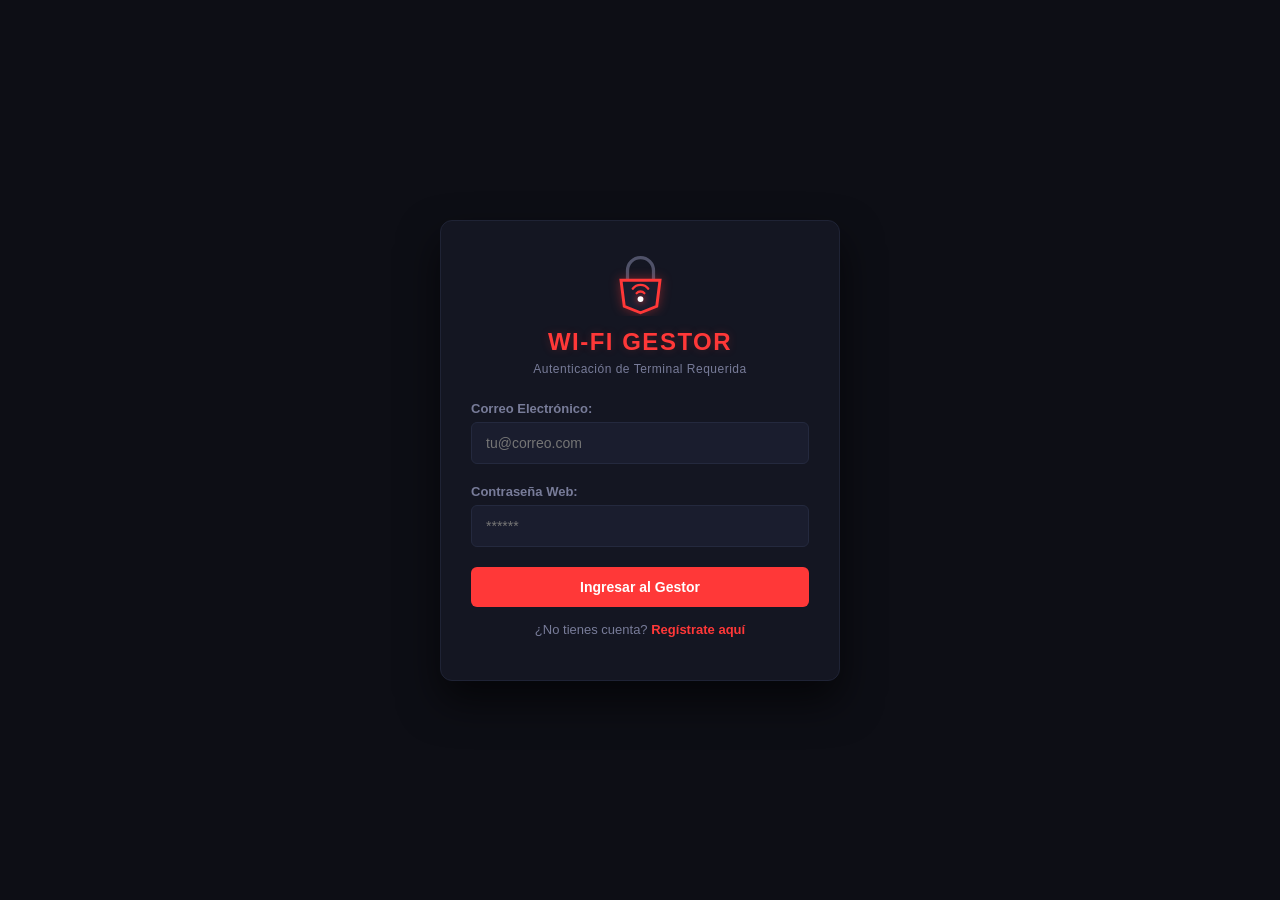
<file: index.html>
<!DOCTYPE html>
<html lang="es">
<head>
    <meta charset="UTF-8">
    <meta name="viewport" content="width=device-width, initial-scale=1.0">
    <title>WI-FI Gestor - Iniciar Sesión</title>
    <style>
          * { box-sizing: border-box; }
    body { 
        font-family: 'Segoe UI', sans-serif; 
        background-color: #0d0e15; /* Fondo idéntico al resto del sistema */
        color: #ffffff; 
        margin: 0; 
        display: flex; 
        justify-content: center; 
        align-items: center; 
        min-height: 100vh; 
    }
    .card { 
        background-color: #141622; /* Panel gris azulado espacial */
        padding: 30px; 
        border-radius: 12px; 
        box-shadow: 0 20px 40px rgba(0, 0, 0, 0.6); 
        width: 100%; 
        max-width: 400px; 
        border: 1px solid #1f2335; 
    }
    label { display: block; margin-bottom: 6px; font-color: #787c99; font-size: 13px; font-weight: 600; color: #787c99; }
    input { 
        width: 100%; 
        padding: 12px 14px; 
        margin-bottom: 20px; 
        background: #1a1d2e; 
        border: 1px solid #24293e; 
        border-radius: 6px; 
        color: white; 
        font-size: 14px; 
        outline: none; 
    }
    input:focus { border-color: #ff3838; box-shadow: 0 0 8px rgba(255, 56, 56, 0.2); }
    button { 
        background-color: #ff3838; /* Rojo carmesí unificado */
        color: #ffffff; 
        border: none; 
        padding: 12px; 
        width: 100%; 
        border-radius: 6px; 
        font-weight: bold; 
        font-size: 14px; 
        cursor: pointer; 
        transition: background 0.2s; 
    }
    button:hover { background-color: #cf2121; }
    .link-text { text-align: center; margin-top: 15px; font-size: 13px; color: #787c99; }
    .link-text a { color: #ff3838; text-decoration: none; font-weight: bold; }
    .link-text a:hover { text-decoration: underline; }

    </style>
</head>
<body>
    <div class="card">
                <!-- LOGO DE SEGURIDAD Y TÍTULO UNIFICADO -->
        <div style="display: flex; flex-direction: column; align-items: center; justify-content: center; margin-bottom: 25px; text-align: center; width: 100%;">
            
            <!-- ISOTIPO: CANDADO DE RED CYBERPUNK NATIVO -->
            <div class="logo-cyber-seguridad" style="width: 65px; height: 65px; margin-bottom: 12px; display: flex; align-items: center; justify-content: center;">
                <svg viewBox="0 0 100 100" xmlns="http://w3.org" style="width: 100%; height: 100%;">
                    <path d="M30 45 V 30 A 20 20 0 0 1 70 30 V 45" fill="none" stroke="#787c99" stroke-width="5" stroke-linecap="round" opacity="0.6" />
                    <polygon points="20,45 80,45 75,85 50,95 25,85" fill="#1a1d2e" stroke="#ff3838" stroke-width="4.5" style="filter: drop-shadow(0 0 8px rgba(255, 56, 56, 0.4));" />
                    <path d="M38 58 A 15 15 0 0 1 62 58" fill="none" stroke="#ff3838" stroke-width="3.5" stroke-linecap="round" class="onda-segura" />
                    <path d="M44 65 A 8 8 0 0 1 56 65" fill="none" stroke="#ff3838" stroke-width="3.5" stroke-linecap="round" class="onda-segura" />
                    <circle cx="50" cy="74" r="4.5" fill="#ffffff" style="filter: drop-shadow(0 0 6px #ff3838);" />
                </svg>
            </div>

            <!-- TÍTULO DE BIENVENIDA -->
            <h1 style="color: #ff3838; font-size: 24px; font-weight: 700; letter-spacing: 1.5px; margin: 0; text-transform: uppercase; text-shadow: 0 0 10px rgba(255, 56, 56, 0.2);">
                WI-FI GESTOR
            </h1>
            <p style="color: #787c99; font-size: 12px; margin-top: 6px; margin-bottom: 0; letter-spacing: 0.5px;">Autenticación de Terminal Requerida</p>
        </div>

        <form id="formLogin">
            <label for="loginCorreo">Correo Electrónico:</label>
            <input type="email" id="loginCorreo" required placeholder="tu@correo.com">

            <label for="loginClave">Contraseña Web:</label>
            <input type="password" id="loginClave" required placeholder="******">

            <button type="submit">Ingresar al Gestor</button>
        </form>
        <p class="link-text">¿No tienes cuenta? <a href="registro.html">Regístrate aquí</a></p>
    </div>
    <script src="conexion.js"></script>
</body>
</html>
</file>
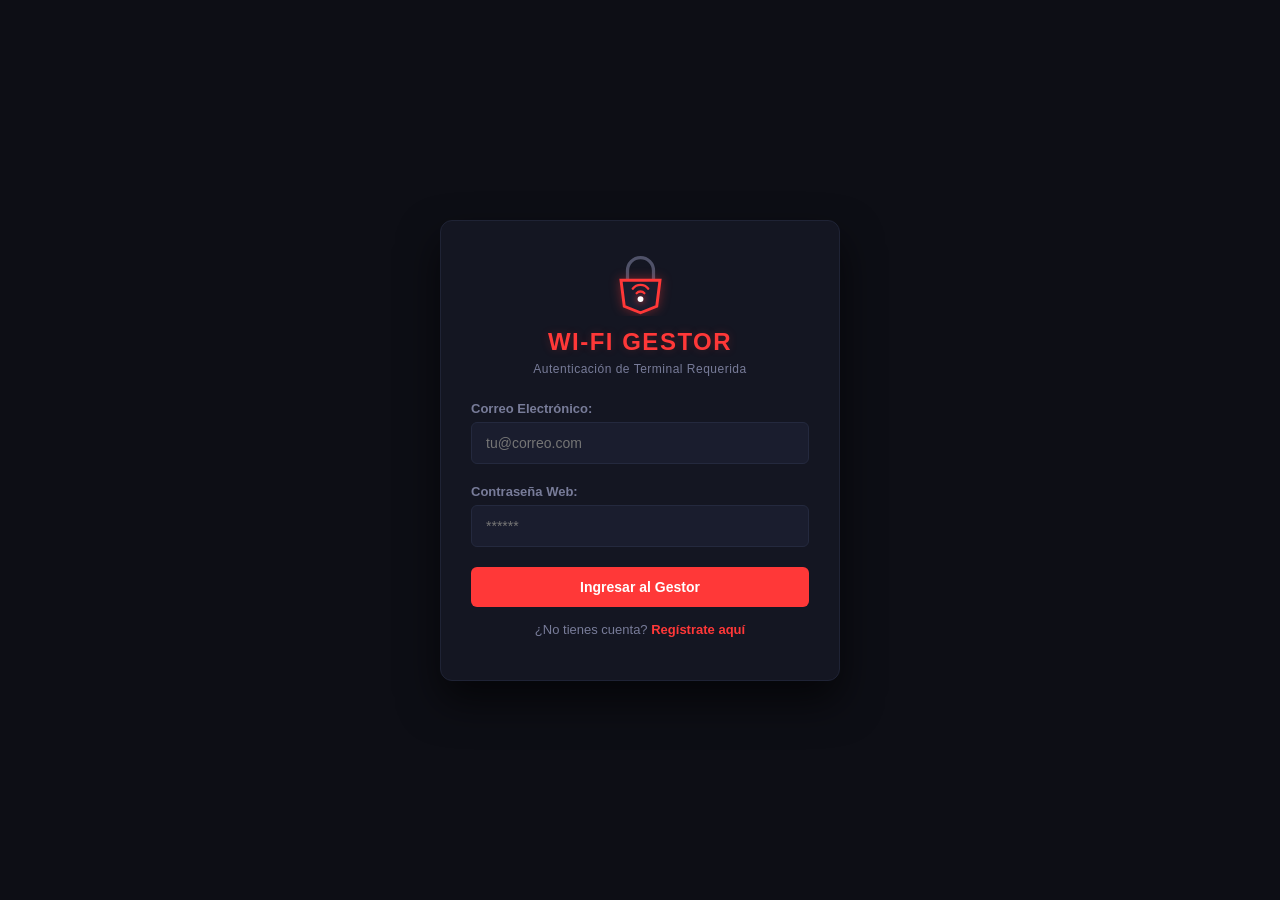
<file: admin_usuarios.html>
<!DOCTYPE html>
<html lang="es">
<head>
    <meta charset="UTF-8">
    <meta name="viewport" content="width=device-width, initial-scale=1.0">
    <title>WI-FI Gestor - Panel Maestro</title>
    <link rel="stylesheet" href="estilos.css">
</head>
<body>

    <div class="contenedor-formulario ancho-registros" style="max-width: 950px !important; margin: 20px auto;">
        
        <!-- CABECERA -->
        <div style="display: flex; justify-content: space-between; align-items: center; width: 100%; margin-bottom: 25px;">
            <a href="menu.html" class="btn-volver">← Volver al Menú</a>
            <h2 class="titulo-sistema" style="margin-bottom: 0;">⚡ Panel Maestro de Usuarios <span class="badge-sub" style="color: #ff3838; border-color: #ff3838;">ADMIN</span></h2>
        </div>
        
        <!-- FORMULARIO DIRECTO DE ALTA (NUEVO) -->
        <div style="background: #11111b; border: 1px dashed #ff3838; padding: 20px; border-radius: 8px; margin-bottom: 25px; box-shadow: 0 0 15px rgba(255, 56, 56, 0.05);">
            <h3 style="color: #fff; margin-top: 0; margin-bottom: 15px; font-size: 16px; text-transform: uppercase; letter-spacing: 1px;">➕ Registrar Nuevo Usuario / Operador</h3>
            <form id="formAdminCrearUsuario" style="display: flex; flex-wrap: wrap; gap: 12px; align-items: flex-end;">
                <div style="flex: 1; min-width: 180px;">
                    <label style="color: #787c99; font-size: 12px; display: block; margin-bottom: 5px;">Nombre Completo</label>
                    <input type="text" id="adminNuevoNombre" placeholder="Ej: Juan Pérez" required style="width: 100%; margin: 0;">
                </div>
                <div style="flex: 1; min-width: 180px;">
                    <label style="color: #787c99; font-size: 12px; display: block; margin-bottom: 5px;">Correo Electrónico</label>
                    <input type="email" id="adminNuevoCorreo" placeholder="correo@gmail.com" required style="width: 100%; margin: 0;">
                </div>
                <div style="flex: 1; min-width: 140px;">
                    <label style="color: #787c99; font-size: 12px; display: block; margin-bottom: 5px;">Contraseña inicial</label>
                    <input type="text" id="adminNuevaClave" placeholder="Mínimo 4 caracteres" required style="width: 100%; margin: 0;">
                </div>
                <div style="width: 130px;">
                    <label style="color: #787c99; font-size: 12px; display: block; margin-bottom: 5px;">Rol de Sistema</label>
                    <select id="adminNuevoRol" style="width: 100%; margin: 0; background: #161623; color: #fff; border: 1px solid #24293e; height: 42px; border-radius: 5px; padding: 0 10px;">
                        <option value="operador">⚠️ Operador</option>
                        <option value="admin">⚡ Admin</option>
                    </select>
                </div>
                <button type="submit" class="menu-btn" style="padding: 0 20px; height: 42px; margin: 0; font-size: 14px; width: auto; font-weight: 600;">Guardar Usuario</button>
            </form>
        </div>

        <!-- BARRA DE BÚSQUEDA DE USUARIOS (NUEVO) -->
        <div class="barra-busqueda" style="width: 100%; margin-bottom: 20px;">
            <input type="text" id="buscarUsuarioMaster" placeholder="🔍 Filtrar operadores por nombre o correo electrónico..." style="width: 100%;">
        </div>
        
        <!-- LISTADO DINÁMICO -->
        <div id="listaAdminUsuarios" style="width: 100%; display: flex; flex-direction: column; gap: 12px;">
            <p style="color: #787c99; font-size: 13px; text-align: center;">Cargando registros de seguridad...</p>
        </div>
    </div>

    <script src="admin_conexion.js"></script>
</body>
</html>
</file>
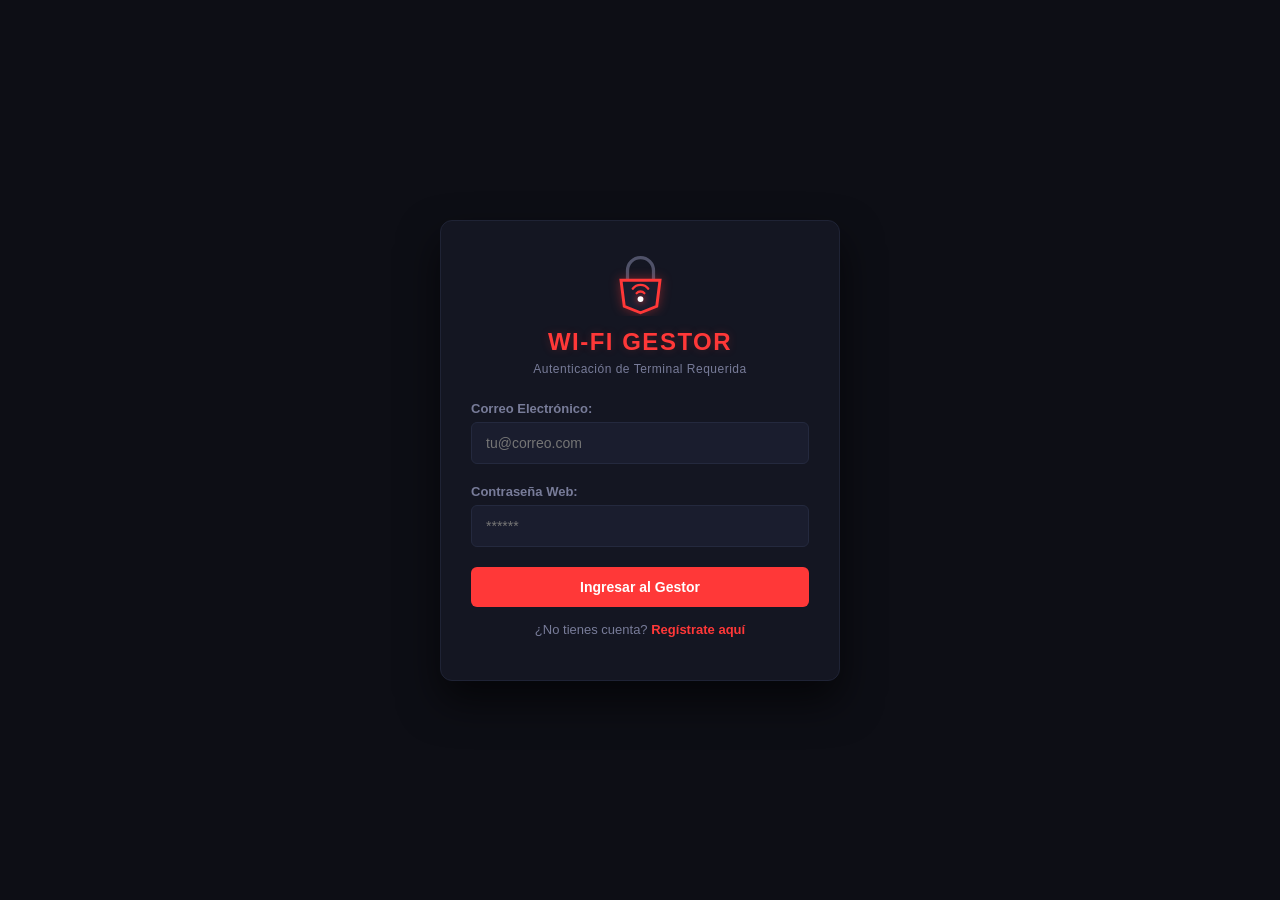
<file: agregar_red.html>
<!DOCTYPE html>
<html lang="es">
<head>
    <meta charset="UTF-8">
    <meta name="viewport" content="width=device-width, initial-scale=1.0">
    <title>WI-FI Gestor - Agregar Red</title>
    <link rel="stylesheet" href="estilos.css">
</head>
<body>
    <div class="contenedor-formulario">
                <!-- BARRA DE ENCABEZADO CON LOGO CYBERPUNK INTEGRADO -->
        <div style="width: 100%; display: flex; justify-content: space-between; align-items: center; margin-bottom: 25px; background: #141622; padding: 12px 20px; border-radius: 8px; border: 1px solid #1f2335;">
            <a href="menu.html" class="btn-volver" style="margin-bottom: 0;">← Volver al Menú</a>
            
            <div class="encabezado-logo-contenedor" style="display: flex; align-items: center; gap: 12px;">
                <div class="logo-cyber-nodo" style="width: 38px; height: 38px; display: flex; align-items: center; justify-content: center;">
                    <svg viewBox="0 0 100 100" xmlns="http://w3.org" style="width: 100%; height: 100%;">
                        <circle cx="50" cy="55" r="38" fill="none" stroke="rgba(255, 56, 56, 0.15)" stroke-width="2" stroke-dasharray="4 4" />
                        <path d="M25 38 A 30 30 0 0 1 75 38" fill="none" stroke="#ff3838" stroke-width="5" stroke-linecap="round" style="filter: drop-shadow(0 0 6px #ff3838);" />
                        <path d="M33 46 A 20 20 0 0 1 67 46" fill="none" stroke="#ff3838" stroke-width="5" stroke-linecap="round" style="filter: drop-shadow(0 0 6px #ff3838);" />
                        <line x1="50" y1="55" x2="50" y2="82" stroke="#787c99" stroke-width="3" stroke-linecap="round" opacity="0.8" />
                        <line x1="50" y1="68" x2="28" y2="78" stroke="#787c99" stroke-width="3" stroke-linecap="round" opacity="0.8" />
                        <line x1="50" y1="68" x2="72" y2="78" stroke="#787c99" stroke-width="3" stroke-linecap="round" opacity="0.8" />
                        <circle cx="50" cy="55" r="5" fill="#ffffff" style="filter: drop-shadow(0 0 8px #ff3838);" />
                        <circle cx="28" cy="78" r="4" fill="#ff3838" />
                        <circle cx="72" cy="78" r="4" fill="#ff3838" />
                        <circle cx="50" cy="82" r="4" fill="#ff3838" />
                    </svg>
                </div>
                <h2 style="margin-bottom: 0; font-size: 20px; font-weight: 700; letter-spacing: 0.5px; color: #ff3838; text-transform: uppercase;">Alta de Terminal</h2>
            </div>
        </div>

        <form id="formWifi">
            <div class="grupo-campo">
                <label for="wifiCliente">Nombre del Cliente:</label>
                <input type="text" id="wifiCliente" placeholder="Ej. Juan Pérez" required>
            </div>
            <div class="grupo-campo">
                <label for="wifiSsid">Nombre WI-FI (SSID):</label>
                <input type="text" id="wifiSsid" placeholder="Ej. TeleRed_Cliente" required>
            </div>
            <div class="grupo-campo">
                <label for="wifiClave">Contraseña de la Red:</label>
                <input type="text" id="wifiClave" placeholder="Escribe la clave de seguridad" required>
            </div>
            <div class="grupo-campo">
                <label for="wifiLocalidad">Localidad:</label>
                <select id="wifiLocalidad" required>
                    <option value="">-- Cargando localidades... --</option>
                </select>
            </div>
            <div class="grupo-campo">
                <label for="wifiBarrio">Barrio:</label>
                <select id="wifiBarrio" required>
                    <option value="">-- Primero selecciona una localidad --</option>
                </select>
            </div>
            <div class="grupo-campo">
                <label for="wifiCalle">Calle Principal:</label>
                <select id="wifiCalle">
                    <option value="">-- Primero selecciona un barrio --</option>
                </select>
            </div>
            <div class="grupo-campo">
                <label for="wifiEntreCalle1">Entre Calle (Esquina 1):</label>
                <select id="wifiEntreCalle1">
                    <option value="">-- Primero selecciona un barrio --</option>
                </select>
            </div>
            <div class="grupo-campo">
                <label for="wifiEntreCalle2">Y Calle (Esquina 2):</label>
                <select id="wifiEntreCalle2">
                    <option value="">-- Primero selecciona un barrio --</option>
                </select>
            </div>
            
            <div style="background: #1a1d2e; padding: 15px; border-radius: 8px; border: 1px solid #24293e; margin-bottom: 20px;">
                <label style="color: #2ed573; font-weight: bold; font-size: 13px; display: block; margin-bottom: 10px;">🛰️ Geolocalización Satelital (Editable)</label>
                <button type="button" id="btnCapturarGps" class="menu-btn" style="background: #2ed573; margin-bottom: 12px; padding: 10px;">📍 Capturar Mi Ubicación Actual</button>
                <div style="display: flex; gap: 10px;">
                    <div class="grupo-campo" style="flex: 1; margin-bottom: 0;"><label>Latitud:</label><input type="number" id="wifiLatitud" step="any" placeholder="Ej. -26.5051"></div>
                    <div class="grupo-campo" style="flex: 1; margin-bottom: 0;"><label>Longitud:</label><input type="number" id="wifiLongitud" step="any" placeholder="Ej. -61.1744"></div>
                </div>
            </div>
            <button type="submit" class="btn-enviar">Guardar en la Nube ☁️</button>
        </form>
    </div>
    <script src="conexion.js"></script>
</body>
</html>
</file>
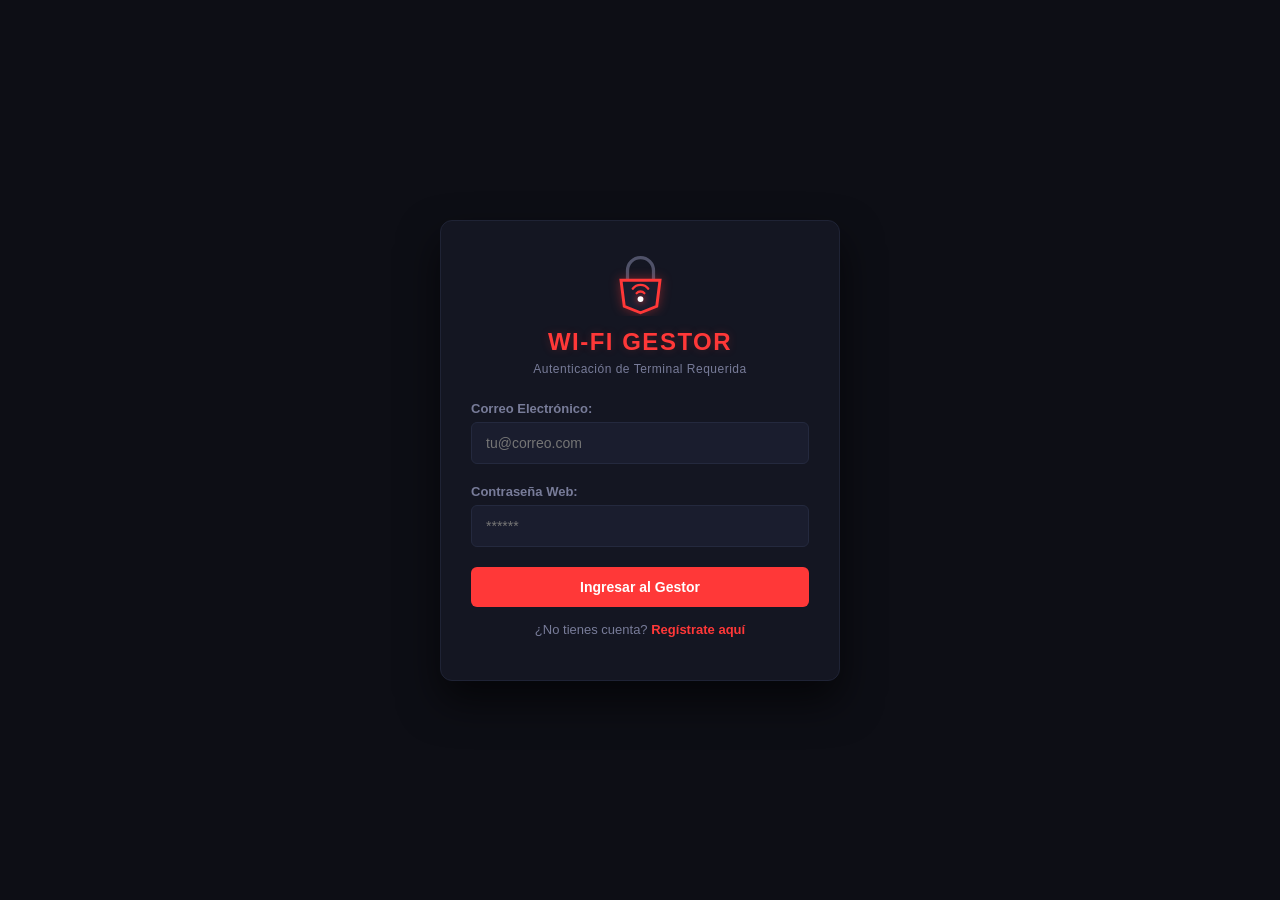
<file: gestionar_zonas.html>
<!DOCTYPE html>
<html lang="es">
<head>
    <meta charset="UTF-8">
    <meta name="viewport" content="width=device-width, initial-scale=1.0">
    <title>WI-FI Gestor - Administrar Zonas</title>
    <link rel="stylesheet" href="estilos.css">
</head>
<body>
    <div class="contenedor-formulario" style="max-width: 1050px; margin: 20px auto;">
                <!-- BARRA DE ENCABEZADO CON LOGO CYBERPUNK INTEGRADO -->
        <div style="width: 100%; display: flex; justify-content: space-between; align-items: center; margin-bottom: 25px; background: #141622; padding: 12px 20px; border-radius: 8px; border: 1px solid #1f2335;">
            <a href="menu.html" class="btn-volver" style="margin-bottom: 0;">← Volver al Menú</a>
            
            <div class="encabezado-logo-contenedor" style="display: flex; align-items: center; gap: 12px;">
                <div class="logo-cyber-nodo" style="width: 38px; height: 38px; display: flex; align-items: center; justify-content: center;">
                    <svg viewBox="0 0 100 100" xmlns="http://w3.org" style="width: 100%; height: 100%;">
                        <circle cx="50" cy="55" r="38" fill="none" stroke="rgba(255, 56, 56, 0.15)" stroke-width="2" stroke-dasharray="4 4" />
                        <path d="M25 38 A 30 30 0 0 1 75 38" fill="none" stroke="#ff3838" stroke-width="5" stroke-linecap="round" style="filter: drop-shadow(0 0 6px #ff3838);" />
                        <path d="M33 46 A 20 20 0 0 1 67 46" fill="none" stroke="#ff3838" stroke-width="5" stroke-linecap="round" style="filter: drop-shadow(0 0 6px #ff3838);" />
                        <line x1="50" y1="55" x2="50" y2="82" stroke="#787c99" stroke-width="3" stroke-linecap="round" opacity="0.8" />
                        <line x1="50" y1="68" x2="28" y2="78" stroke="#787c99" stroke-width="3" stroke-linecap="round" opacity="0.8" />
                        <line x1="50" y1="68" x2="72" y2="78" stroke="#787c99" stroke-width="3" stroke-linecap="round" opacity="0.8" />
                        <circle cx="50" cy="55" r="5" fill="#ffffff" style="filter: drop-shadow(0 0 8px #ff3838);" />
                        <circle cx="28" cy="78" r="4" fill="#ff3838" />
                        <circle cx="72" cy="78" r="4" fill="#ff3838" />
                        <circle cx="50" cy="82" r="4" fill="#ff3838" />
                    </svg>
                </div>
                <h2 style="margin-bottom: 0; font-size: 20px; font-weight: 700; letter-spacing: 0.5px; color: #ff3838; text-transform: uppercase;">Gestión de Zonas</h2>
            </div>
        </div>

        <div style="display: flex; gap: 20px; flex-wrap: wrap;">
            
            <div style="background: #1a1d2e; padding: 20px; border-radius: 8px; border: 1px solid #24293e; flex: 1; min-width: 300px;">
                <form id="formNuevaLocalidad">
                    <div class="grupo-campo">
                        <input type="text" id="inputNombreLocalidad" placeholder="Ej. Pampa del Infierno" required>
                    </div>
                </form>
                <h4 style="margin-top: 20px; color: #00adb5; font-size: 13px; border-bottom: 1px solid #24293e; padding-bottom: 5px;">📋 Localidades Registradas</h4>
                <div id="listaAdminLocalidades" style="margin-top: 10px; max-height: 250px; overflow-y: auto;"></div>
            </div>
            <div style="background: #1a1d2e; padding: 20px; border-radius: 8px; border: 1px solid #24293e; flex: 1.4; min-width: 350px;">
                <h3 style="color: #ff9f43; font-size: 18px;">🏡 Registrar Barrio y sus Calles</h3>
                <form id="formNuevoBarrio">
                    <div class="grupo-campo">
                        <label>Seleccionar Localidad:</label>
                        <select id="selectLocalidadPadre" required>
                            <option value="">-- Cargando localidades... --</option>
                        </select>
                    </div>
                    <div class="grupo-campo">
                        <label>Nombre del Barrio:</label>
                        <input type="text" id="inputNombreBarrio" placeholder="Ej. Barrio Centro" required>
                    </div>
                    <div class="grupo-campo">
                        <label>Calles (Separadas por comas):</label>
                        <textarea id="inputCallesBarrio" rows="3" placeholder="Ej. Av. Alvear, Calle Belgrano, Resistencia" required></textarea>
                    </div>
                    <button type="submit" class="btn-enviar" style="background: #ff9f43;">💾 Guardar Barrio y Calles</button>
                </form>
                <h4 id="tituloAdminBarrios" style="margin-top: 20px; color: #ff9f43; font-size: 13px; border-bottom: 1px solid #24293e; padding-bottom: 5px;">📋 Barrios de la Localidad</h4>
                <div id="listaAdminBarrios" style="margin-top: 10px; max-height: 220px; overflow-y: auto;"></div>
            </div>

        </div>
    </div>
    <script src="conexion.js"></script>
</body>
</html>
</file>
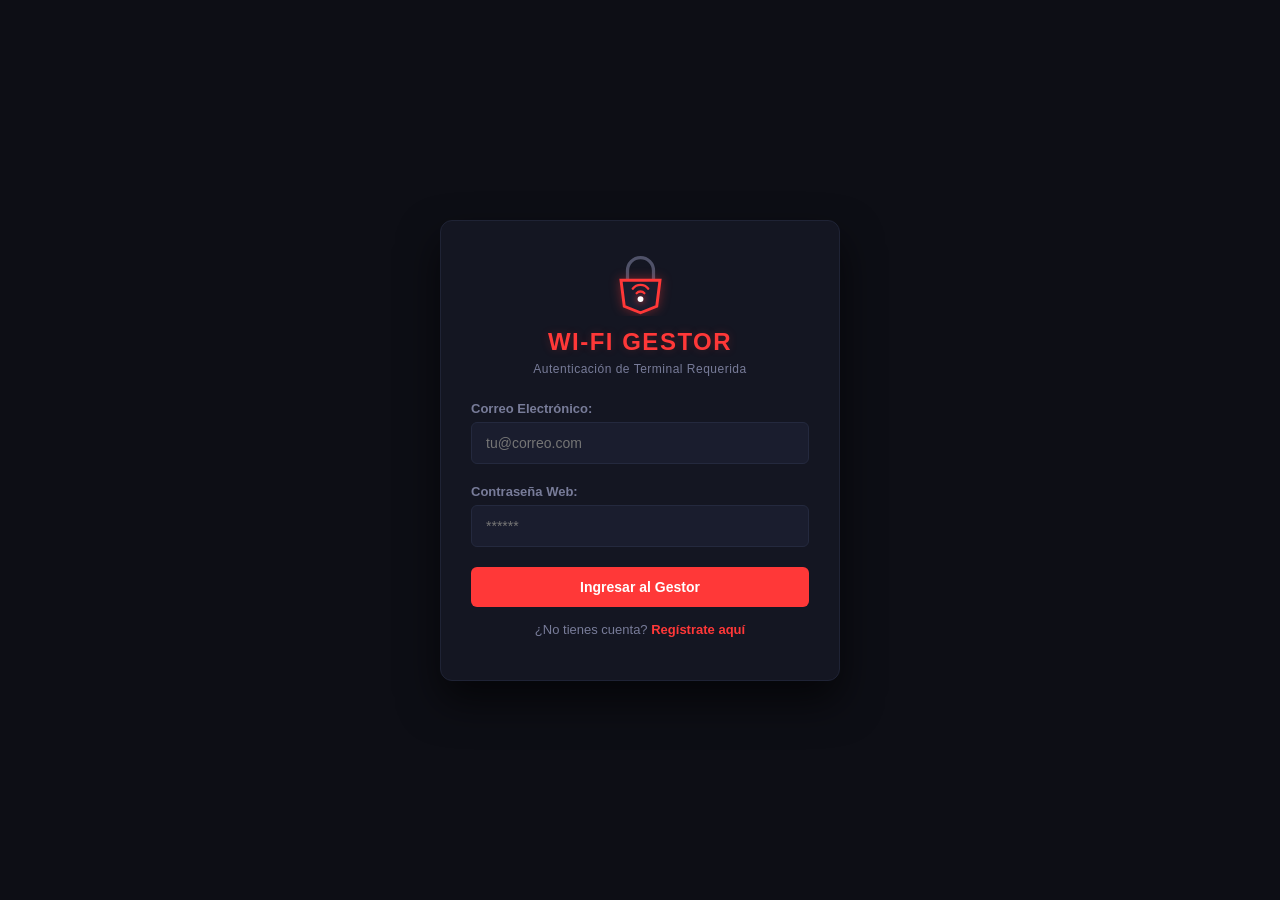
<file: menu.html>
<!DOCTYPE html>
<html lang="es">
<head>
    <meta charset="UTF-8">
    <meta name="viewport" content="width=device-width, initial-scale=1.0">
    <title>WI-FI Gestor - Menú Principal</title>
    <link rel="stylesheet" href="estilos.css">
</head>
<body>
    <div class="menu-contenedor">
               <!-- LOGO CYBERPUNK NATIVO Y TÍTULO CENTRADOS -->
        <div style="display: flex; flex-direction: column; align-items: center; justify-content: center; margin-bottom: 25px; text-align: center;">
            
            <!-- LOGO ANIMADO (Utiliza las clases globales de tu estilos.css) -->
            <div class="logo-cyber-nodo" style="width: 65px; height: 65px; margin-bottom: 12px; display: flex; align-items: center; justify-content: center;">
                <svg viewBox="0 0 100 100" xmlns="http://w3.org" style="width: 100%; height: 100%;">
                    <circle cx="50" cy="55" r="38" fill="none" stroke="rgba(255, 56, 56, 0.15)" stroke-width="2" stroke-dasharray="4 4" />
                    <path d="M25 38 A 30 30 0 0 1 75 38" fill="none" stroke="#ff3838" stroke-width="5" stroke-linecap="round" style="filter: drop-shadow(0 0 8px #ff3838);" />
                    <path d="M33 46 A 20 20 0 0 1 67 46" fill="none" stroke="#ff3838" stroke-width="5" stroke-linecap="round" style="filter: drop-shadow(0 0 8px #ff3838);" />
                    <line x1="50" y1="55" x2="50" y2="82" stroke="#787c99" stroke-width="3" stroke-linecap="round" opacity="0.8" />
                    <line x1="50" y1="68" x2="28" y2="78" stroke="#787c99" stroke-width="3" stroke-linecap="round" opacity="0.8" />
                    <line x1="50" y1="68" x2="72" y2="78" stroke="#787c99" stroke-width="3" stroke-linecap="round" opacity="0.8" />
                    <circle cx="50" cy="55" r="5" fill="#ffffff" style="filter: drop-shadow(0 0 10px #ff3838);" />
                    <circle cx="28" cy="78" r="4" fill="#ff3838" />
                    <circle cx="72" cy="78" r="4" fill="#ff3838" />
                    <circle cx="50" cy="82" r="4" fill="#ff3838" />
                </svg>
            </div>

            <!-- TÍTULO PRINCIPAL DEL MENÚ -->
            <h1 style="color: #ff3838; font-size: 26px; font-weight: 700; letter-spacing: 1px; margin: 0; text-transform: uppercase; text-shadow: 0 0 10px rgba(255, 56, 56, 0.2);">
                Panel de Control
            </h1>
            
            <!-- SUBTÍTULO DE BIENVENIDA -->
            <p class="subtitulo" style="margin-top: 8px; margin-bottom: 0;">Bienvenido al Gestor de Seguridad de Redes WI-FI</p>
        </div>

<div class="menu-opciones">
    <a href="agregar_red.html" class="menu-btn">➕ Agregar Nueva Red WI-FI</a>
    <a href="ver_registros.html" class="menu-btn" style="margin-top: 12px;">🗂️ Ver Redes Almacenadas</a>
    <a href="gestionar_zonas.html" class="menu-btn btn-config" style="margin-top: 12px;">⚙️ Configurar Localidades y Barrios</a>
    <!-- ⚡ BOTÓN EXCLUSIVO PARA EL SUPERADMINISTRADOR (OCULTO POR DEFECTO) -->
    <a href="admin_usuarios.html" id="btnAdminUsuarios" class="menu-btn btn-config" style="margin-top: 12px; display: none; border-color: #ff3838; box-shadow: 0 0 10px rgba(255, 56, 56, 0.2);">⚡ Panel Maestro de Usuarios</a>
</div>


        <button id="btnCerrarSesion" class="btn-logout" style="width: 100%; margin-top: 20px;">🚪 Cerrar Sesión</button>
    </div>
    <script src="conexion.js"></script>
</body>
</html>
</file>
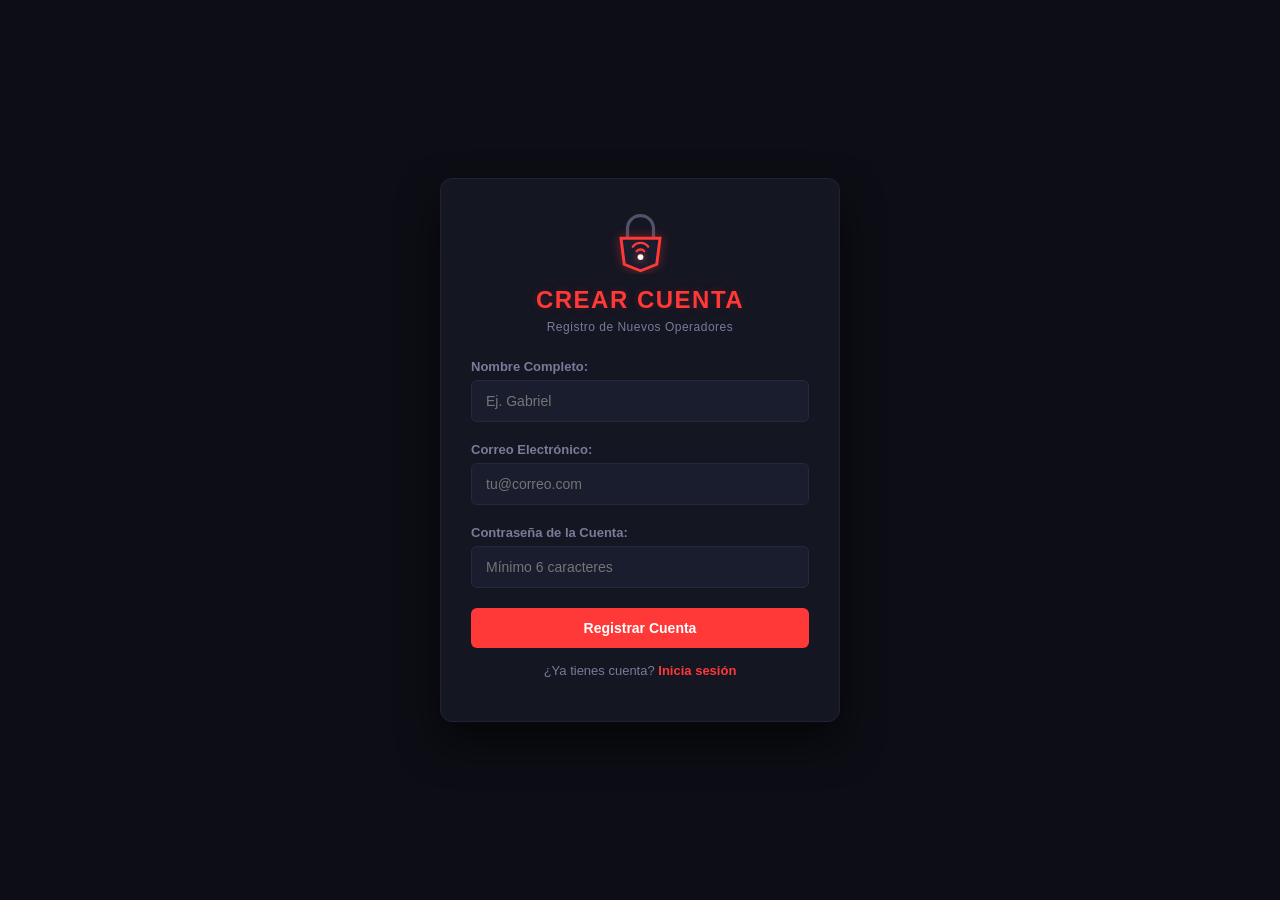
<file: registro.html>
<!DOCTYPE html>
<html lang="es">
<head>
    <meta charset="UTF-8">
    <meta name="viewport" content="width=device-width, initial-scale=1.0">
    <title>WI-FI Gestor - Crear Cuenta</title>
    <style>
         * { box-sizing: border-box; }
    body { 
        font-family: 'Segoe UI', sans-serif; 
        background-color: #0d0e15; 
        color: #ffffff; 
        margin: 0; 
        display: flex; 
        justify-content: center; 
        align-items: center; 
        min-height: 100vh; 
    }
    .card { 
        background-color: #141622; 
        padding: 30px; 
        border-radius: 12px; 
        box-shadow: 0 20px 40px rgba(0, 0, 0, 0.6); 
        width: 100%; 
        max-width: 400px; 
        border: 1px solid #1f2335; 
    }
    label { display: block; margin-bottom: 6px; font-size: 13px; font-weight: 600; color: #787c99; }
    input { 
        width: 100%; 
        padding: 12px 14px; 
        margin-bottom: 20px; 
        background: #1a1d2e; 
        border: 1px solid #24293e; 
        border-radius: 6px; 
        color: white; 
        font-size: 14px; 
        outline: none; 
    }
    input:focus { border-color: #ff3838; box-shadow: 0 0 8px rgba(255, 56, 56, 0.2); }
    button { 
        background-color: #ff3838; 
        color: #ffffff; 
        border: none; 
        padding: 12px; 
        width: 100%; 
        border-radius: 6px; 
        font-weight: bold; 
        font-size: 14px; 
        cursor: pointer; 
        transition: background 0.2s; 
    }
    button:hover { background-color: #cf2121; }
    .link-text { text-align: center; margin-top: 15px; font-size: 13px; color: #787c99; }
    .link-text a { color: #ff3838; text-decoration: none; font-weight: bold; }
    .link-text a:hover { text-decoration: underline; }

    </style>
</head>
<body>
    <div class="card">
                <!-- LOGO DE SEGURIDAD Y TÍTULO UNIFICADO -->
        <div style="display: flex; flex-direction: column; align-items: center; justify-content: center; margin-bottom: 25px; text-align: center; width: 100%;">
            
            <!-- ISOTIPO: CANDADO DE RED CYBERPUNK NATIVO -->
            <div class="logo-cyber-seguridad" style="width: 65px; height: 65px; margin-bottom: 12px; display: flex; align-items: center; justify-content: center;">
                <svg viewBox="0 0 100 100" xmlns="http://w3.org" style="width: 100%; height: 100%;">
                    <path d="M30 45 V 30 A 20 20 0 0 1 70 30 V 45" fill="none" stroke="#787c99" stroke-width="5" stroke-linecap="round" opacity="0.6" />
                    <polygon points="20,45 80,45 75,85 50,95 25,85" fill="#1a1d2e" stroke="#ff3838" stroke-width="4.5" style="filter: drop-shadow(0 0 8px rgba(255, 56, 56, 0.4));" />
                    <path d="M38 58 A 15 15 0 0 1 62 58" fill="none" stroke="#ff3838" stroke-width="3.5" stroke-linecap="round" class="onda-segura" />
                    <path d="M44 65 A 8 8 0 0 1 56 65" fill="none" stroke="#ff3838" stroke-width="3.5" stroke-linecap="round" class="onda-segura" />
                    <circle cx="50" cy="74" r="4.5" fill="#ffffff" style="filter: drop-shadow(0 0 6px #ff3838);" />
                </svg>
            </div>

            <!-- TÍTULO DE BIENVENIDA -->
            <h1 style="color: #ff3838; font-size: 24px; font-weight: 700; letter-spacing: 1.5px; margin: 0; text-transform: uppercase; text-shadow: 0 0 10px rgba(255, 56, 56, 0.2);">
                Crear Cuenta
            </h1>
            <p style="color: #787c99; font-size: 12px; margin-top: 6px; margin-bottom: 0; letter-spacing: 0.5px;">Registro de Nuevos Operadores</p>
        </div>

        <form id="formRegistro">
            <label for="regNombre">Nombre Completo:</label>
            <input type="text" id="regNombre" required placeholder="Ej. Gabriel">

            <label for="regCorreo">Correo Electrónico:</label>
            <input type="email" id="regCorreo" required placeholder="tu@correo.com">

            <label for="regClave">Contraseña de la Cuenta:</label>
            <input type="password" id="regClave" required placeholder="Mínimo 6 caracteres">

            <button type="submit">Registrar Cuenta</button>
        </form>
        <p class="link-text">¿Ya tienes cuenta? <a href="index.html">Inicia sesión</a></p>
    </div>
    <script src="conexion.js"></script>
</body>
</html>
</file>
<file: estilos.css>
/* REINO GENERAL DE ESTILOS CYBERPUNK OSCURO */
* {
    box-sizing: border-box;
    margin: 0;
    padding: 0;
}

body {
    background-color: #0d0e15; /* Fondo ultra oscuro de matriz profunda */
    color: #f1f2f6; /* Texto claro de alta legibilidad */
    font-family: 'Segoe UI', -apple-system, BlinkMacSystemFont, Roboto, sans-serif;
    display: flex;
    justify-content: center;
    align-items: center;
    min-height: 100vh;
    padding: 20px;
}

/* CONTENEDOR MULTI-COLUMNA ADAPTADO A TU NUEVA CAPTURA */
.contenedor-formulario, .menu-contenedor {
    background: #141622; /* Gris azulado espacial profundo para los paneles */
    padding: 30px;
    border-radius: 12px;
    box-shadow: 0 20px 40px rgba(0, 0, 0, 0.6);
    width: 100%;
    max-width: 480px;
    border: 1px solid #1f2335;
}

/* Adaptación para la pantalla ancha de registros públicos con panel lateral */
.ancho-registros {
    max-width: 1150px !important;
    display: flex;
    gap: 25px;
    flex-wrap: wrap;
}

.columna-lista { flex: 1.4; min-width: 350px; }
.columna-panel-fijo { flex: 0.9; min-width: 300px; background: #1a1d2e; padding: 20px; border-radius: 8px; border: 1px solid #24293e; height: fit-content; }
h1, h2, h3 {
    color: #ff3838; /* El nuevo color acento: Rojo Carmesí Brillante Eléctrico */
    font-size: 24px;
    font-weight: 700;
    margin-bottom: 20px;
    letter-spacing: 0.5px;
}

.subtitulo {
    color: #787c99;
    font-size: 13px;
    margin-top: -15px;
    margin-bottom: 25px;
}

.grupo-campo {
    margin-bottom: 18px;
    text-align: left;
}

.grupo-campo label {
    display: block;
    margin-bottom: 6px;
    font-weight: 600;
    font-size: 13px;
    color: #787c99;
}

.grupo-campo input, .grupo-campo select, .grupo-campo textarea {
    width: 100%;
    padding: 12px 14px;
    background: #1a1d2e; /* Contraste interno de cajas */
    border: 1px solid #24293e;
    border-radius: 6px;
    color: #ffffff;
    font-size: 14px;
    outline: none;
    transition: all 0.2s ease;
}

.grupo-campo input:focus, .grupo-campo select:focus, .grupo-campo textarea:focus {
    border-color: #ff3838; /* Brillo carmesí activo */
    box-shadow: 0 0 8px rgba(255, 56, 56, 0.2);
}

::placeholder { color: #414868; }
/* BOTONES PRINCIPALES CORATIVOS */
.btn-enviar, .menu-btn {
    display: block;
    width: 100%;
    padding: 12px;
    background: #ff3838; /* Rojo Carmesí */
    color: #ffffff;
    border: none;
    border-radius: 6px;
    font-weight: bold;
    font-size: 14px;
    cursor: pointer;
    text-decoration: none;
    text-align: center;
    transition: background 0.2s;
}

.btn-enviar:hover, .menu-btn:hover { background: #cf2121; }

/* Botones de configuración o secundarios (Gris Eléctrico) */
.btn-config {
    background: #2e3248;
    border: 1px solid #3d4363;
}
.btn-config:hover { background: #3d4363; }

.btn-volver {
    color: #ff3838;
    text-decoration: none;
    font-size: 14px;
    display: inline-block;
    margin-bottom: 20px;
}
.btn-volver:hover { text-decoration: underline; }

.btn-logout { background: #4b4d5a; color: white; border: none; padding: 10px 18px; border-radius: 6px; cursor: pointer; font-weight: bold; }
.btn-logout:hover { background: #32343e; }
.barra-busqueda { display: flex; gap: 10px; margin-bottom: 20px; flex-wrap: wrap; }
.barra-busqueda input, .barra-busqueda select { flex: 1; min-width: 140px; padding: 10px; background: #1a1d2e; border: 1px solid #24293e; border-radius: 6px; color: white; }

/* REJILLA DE TARJETAS CLIENTE */
.wifi-item {
    background: #1a1d2e;
    border: 1px solid #24293e;
    border-radius: 8px;
    padding: 16px;
    margin-bottom: 12px;
    display: flex;
    justify-content: space-between;
    align-items: center;
    gap: 15px;
    text-align: left;
}

.client-name { font-weight: bold; color: #ffffff; font-size: 16px; margin-bottom: 4px; }
.wifi-name { margin-bottom: 4px; font-family: monospace; font-size: 14px; color: #ff3838; }
.wifi-ubi-text { color: #787c99; font-size: 12px; }
.wifi-pass { background: #141622; padding: 6px 12px; border-radius: 4px; font-family: monospace; font-weight: bold; color: #2ed573; border: 1px solid #24293e; }

.action-btn { border: none; padding: 8px 12px; border-radius: 4px; color: white; cursor: pointer; font-weight: bold; }
.edit-btn { background: #ff9f43; }
.delete-btn { background: #ff3838; }

.fila-admin-zona { display: flex; justify-content: space-between; align-items: center; background: #1a1d2e; padding: 10px; border-radius: 6px; margin-bottom: 8px; border: 1px solid #24293e; font-size: 13px; }
.btn-mini-accion { background: transparent !important; border: none; cursor: pointer; font-size: 15px; }

/* VENTANA MODAL */
.modal-oculto { display: none; position: fixed; z-index: 1000; left: 0; top: 0; width: 100%; height: 100%; background: rgba(0,0,0,0.8); justify-content: center; align-items: center; }
.modal-contenido { background: #141622; padding: 30px; border-radius: 10px; width: 90%; max-width: 500px; border: 1px solid #24293e; position: relative; }
.btn-cerrar-modal { position: absolute; top: 10px; right: 15px; color: #787c99; font-size: 26px; cursor: pointer; }
/* --- ESTILOS COMPLEMENTARIOS PARA EL LOGO CYBERPUNK NATIVO --- */
.encabezado-logo-contenedor {
    display: flex;
    align-items: center;
    gap: 15px;
    margin-bottom: 25px;
    background: #141622;
    padding: 10px 20px;
    border-radius: 8px;
    border: 1px solid #1f2335;
    width: fit-content;
}

.logo-cyber-nodo {
    width: 45px;
    height: 45px;
    display: flex;
    align-items: center;
    justify-content: center;
}

/* Propiedades del SVG */
.logo-orbita {
    fill: none;
    stroke: rgba(255, 56, 56, 0.1);
    stroke-width: 1.5;
    stroke-dasharray: 4 4;
}

.logo-onda {
    fill: none;
    stroke: #ff3838;
    stroke-width: 4.5;
    stroke-linecap: round;
    filter: drop-shadow(0 0 6px rgba(255, 56, 56, 0.8));
    animation: pulsoTransmision 2s infinite ease-in-out;
}

.onda-media { animation-delay: 0.5s; }

.logo-linea {
    stroke: #787c99;
    stroke-width: 2.5;
    stroke-linecap: round;
    opacity: 0.7;
}

.logo-punto-centro {
    fill: #ffffff;
    filter: drop-shadow(0 0 8px #ff3838);
}

.logo-punto-extremo {
    fill: #ff3838;
    filter: drop-shadow(0 0 4px rgba(255, 56, 56, 0.6));
}

/* Título estilizado junto al Logo */
.titulo-sistema {
    margin-bottom: 0 !important;
    font-size: 22px !important;
    text-transform: uppercase;
    letter-spacing: 1.5px;
    font-family: monospace;
    text-shadow: 0 0 10px rgba(255, 56, 56, 0.3);
}

.badge-sub {
    font-size: 11px;
    background: #1a1d2e;
    color: #2ed573;
    padding: 2px 6px;
    border-radius: 4px;
    border: 1px solid #24293e;
    margin-left: 5px;
    vertical-align: middle;
}

/* Animación de ondas WI-FI transmitiendo en tiempo real */
@keyframes pulsoTransmision {
    0%, 100% { opacity: 0.4; transform: scale(0.98); }
    50% { opacity: 1; filter: drop-shadow(0 0 10px rgba(255, 56, 56, 1)); }
}
/* Animación de pulso para simular transmisión de señal en el logo */
.logo-cyber-nodo svg path {
    animation: pulsoTransmision 2s infinite ease-in-out;
}

@keyframes pulsoTransmision {
    0%, 100% { opacity: 0.5; filter: drop-shadow(0 0 3px rgba(255, 56, 56, 0.6)); }
    50% { opacity: 1; filter: drop-shadow(0 0 10px rgba(255, 56, 56, 1)); }
}
/* Animación de escaneo para el escudo/candado de inicio de sesión */
.logo-cyber-seguridad svg .onda-segura {
    animation: escaneoDigital 1.8s infinite ease-in-out;
    transform-origin: center;
}
.logo-cyber-seguridad svg path.onda-segura:nth-of-type(2) {
    animation-delay: 0.4s;
}
@keyframes escaneoDigital {
    0%, 100% { opacity: 0.3; stroke: #ff3838; filter: drop-shadow(0 0 2px rgba(255, 56, 56, 0.4)); }
    50% { opacity: 1; stroke: #2ed573; filter: drop-shadow(0 0 8px #2ed573); }
}
/* CONTENEDOR DE CONTADORES ESTILO MATRIZ */
.contenedor-contadores {
    display: flex;
    gap: 20px;
    width: 100%;
    max-width: 1150px;
    margin: 0 auto 25px auto;
    flex-wrap: wrap;
}

.tarjeta-contador {
    flex: 1;
    min-width: 220px;
    background: #141622; /* Gris azulado espacial de tus paneles */
    border: 1px solid #1f2335;
    border-radius: 10px;
    padding: 20px;
    display: flex;
    align-items: center;
    gap: 15px;
    box-shadow: 0 10px 25px rgba(0, 0, 0, 0.5);
    transition: transform 0.2s, border-color 0.2s;
}

.tarjeta-contador:hover {
    transform: translateY(-3px);
    border-color: #ff3838; /* Brillo carmesí activo al pasar el cursor */
}

.icono-contador {
    font-size: 32px;
    background: #1a1d2e;
    width: 60px;
    height: 60px;
    display: flex;
    align-items: center;
    justify-content: center;
    border-radius: 8px;
    border: 1px solid #24293e;
}

.datos-contador {
    text-align: left;
}

.datos-contador h3 {
    font-size: 36px;
    color: #ffffff; /* Números en blanco brillante */
    margin-bottom: 2px;
    font-family: monospace;
    line-height: 1;
}

.datos-contador p {
    color: #787c99; /* Subtextos legibles atenuados */
    font-size: 11px;
    font-weight: bold;
    letter-spacing: 1px;
}
.contenedor-contadores {
    display: flex;
    gap: 20px;
    width: 100%;
    max-width: 1150px; /* Alínea exactamente con la clase .ancho-registros */
    margin: 20px auto; /* Centra el bloque horizontalmente y le da espacio vertical */
    flex-wrap: wrap; /* Si la pantalla es chica o celular, los baja ordenadamente */
}

.tarjeta-contador {
    flex: 1;
    min-width: 200px; /* Asegura un ancho mínimo táctico por tarjeta */
    /* ... El resto de tus estilos de tarjeta se mantienen igual ... */
}
body {
    background-color: #0d0e15;
    color: #f1f2f6;
    font-family: 'Segoe UI', -apple-system, BlinkMacSystemFont, Roboto, sans-serif;
    display: flex;
    flex-direction: column; /* ⚡ CAMBIO CLAVE: Permite apilar los bloques horizontalmente */
    justify-content: flex-start; /* Alinea los elementos desde arriba */
    align-items: center;
    min-height: 100vh;
    padding: 20px;
}
.wifi-pass {
    font-family: monospace;
    font-weight: bold;
    color: #2ed573;
    display: inline-block;
}

/* REJILLA DE TARJETAS CLIENTE - ALINEACIÓN PROLIJA */
.wifi-item {
    background: #1a1d2e;
    border: 1px solid #24293e;
    border-radius: 10px;
    padding: 20px;
    margin-bottom: 15px;
    display: flex;
    justify-content: space-between;
    align-items: center;
    gap: 20px;
    text-align: left;
}

/* NOMBRES DE CLIENTES MÁS IMPONENTES */
.client-name { 
    font-weight: 700; 
    color: #ffffff; 
    font-size: 18px; /* Letras un poco más grandes */
    margin-bottom: 8px;
    letter-spacing: 0.3px;
}

/* SUBTEXTOS GEOGRÁFICOS */
.wifi-ubi-text { 
    color: #a9b1d6; /* Un tono más claro y legible */
    font-size: 13px; /* Aumentado para no forzar la vista */
    line-height: 1.5;
}
/* ======================================================================= */
/* 📱 OPTIMIZACIÓN TÁCTICA PARA VERSIONES MÓVILES (PANTALLAS CHICAS)        */
/* ======================================================================= */
/* ======================================================================= */
/* 📱 ADAPTACIÓN ERGONÓMICA MÓVIL PARA GESTIÓN DE ZONAS                     */
/* ======================================================================= */
/* ======================================================================= */
/* 📱 OPTIMIZACIÓN EN PANTALLAS MÓVILES (SISTEMA INTEGRAL)                  */
/* ======================================================================= */
/* ======================================================================= */
/* 📱 OPTIMIZACIÓN INTEGRAL COMPLETA PARA DISPOSITIVOS MÓVILES             */
/* ======================================================================= */
@media screen and (max-width: 768px) {
        /* 1. Fuerza al contenedor de la fila de contraseña a apilarse verticalmente */
    .wifi-actions div[style*="display: flex; flex-direction: column"] > div,
    .wifi-actions div[style*="display:flex"] > div {
        display: flex !important;
        flex-direction: column !important; /* Coloca la etiqueta "CONTRASEÑA SEGURA" arriba y la caja abajo */
        align-items: flex-start !important; /* Alinea el texto a la izquierda */
        gap: 6px !important;
        width: 100% !important;
        box-sizing: border-box !important;
    }

    /* 2. Asegura que la etiqueta de texto no restrinja el ancho */
    .wifi-actions span[style*="font-size: 11px"] {
        width: 100% !important;
        display: block !important;
        margin-bottom: 2px !important;
    }

    /* 3. El recuadro de la clave ahora sí se devora el 100% del ancho de la tarjeta */
    .caja-pass-mobile {
        display: grid !important;
        grid-template-columns: 1fr 46px !important; /* Clave expandida y botón fijo */
        width: 100% !important;
        max-width: 100% !important;
        height: 42px !important;
        box-sizing: border-box !important;
    }

    /* 1. CONFIGURACIÓN DEL ENTORNO GENERAL */
    body {
        padding: 10px !important;
        box-sizing: border-box !important;
    }

    /* Limpieza absoluta de contenedores padres para pegar las tarjetas al borde izquierdo */
    .columna-lista, 
    #listaContrasenas,
    .contenedor-formulario, 
    .ancho-registros {
        width: 100% !important;
        max-width: 100% !important;
        padding: 0 !important;
        margin: 0 !important;
        display: flex !important;
        flex-direction: column !important;
        gap: 15px !important;
        box-sizing: border-box !important;
    }

    /* 2. TARJETAS DE LOS CLIENTES (.WIFI-ITEM) SIMÉTRICAS */
    .wifi-item {
        display: flex !important;
        flex-direction: column !important; /* Apila datos y contraseñas de forma vertical */
        align-items: stretch !important;
        padding: 16px !important;
        margin-left: 0 !important; /* Elimina cualquier desvío o margen fantasma izquierdo */
        margin-right: 0 !important;
        margin-bottom: 12px !important;
        width: 100% !important;
        box-sizing: border-box !important;
    }

    .wifi-info {
        width: 100% !important;
        box-sizing: border-box !important;
    }

    .wifi-actions {
        width: 100% !important;
        min-width: 100% !important; /* Fuerza extensión total para ocupar toda la tarjeta */
        display: flex !important;
        flex-direction: column !important;
        align-items: stretch !important;
        gap: 12px !important;
        box-sizing: border-box !important;
    }

    /* Fuerza al recuadro gris interno de SSID y Contraseña a quedarse adentro */
    .wifi-actions > div:first-child {
        width: 100% !important;
        box-sizing: border-box !important;
    }

         /* 3. AJUSTE DE CONTRASEÑA SEGURA Y BOTÓN COPIAR (📋) EN MÓVIL */
    .caja-pass-mobile {
        display: grid !important; /* Fuerza una cuadrícula estricta */
        grid-template-columns: 1fr 46px !important; /* Divide: todo el ancho para la clave y 46px fijos para el botón */
        width: 100% !important;
        max-width: 100% !important;
        height: 42px !important;
        box-sizing: border-box !important;
    }

        /* Ajuste de las letras verdes de la contraseña para que se estiren por completo */
    .wifi-pass,
    .caja-pass-mobile span,
    .caja-pass-mobile > span {
        display: flex !important; /* Fuerza al elemento a comportarse como un contenedor flexible */
        flex: 1 !important; /* Le dice a la grilla que este elemento debe devorarse todo el espacio izquierdo */
        width: 100% !important; 
        max-width: 100% !important;
        height: 100% !important;
        align-items: center !important; /* Centra el texto verde de forma vertical */
        justify-content: center !important; /* Centra el texto verde de forma horizontal */
        padding: 0 8px !important;
        font-size: 15px !important;
        font-family: 'Courier New', Courier, monospace !important;
        font-weight: bold !important;
        color: #2ed573 !important;
        white-space: nowrap !important;
        overflow: hidden !important;
        box-sizing: border-box !important;
    }


        /* Botón Portapapeles (📋) anclado firmemente a la derecha de la caja */
    .caja-pass-mobile button,
    .caja-pass-mobile > button,
    .wifi-actions button[onclick*="copiarClaveDirecta"] {
        width: 48px !important;
        min-width: 48px !important;
        max-width: 48px !important;
        height: 100% !important;
        min-height: 38px !important;
        display: flex !important;
        align-items: center !important;
        justify-content: center !important;
        font-size: 16px !important;
        background: #24293e !important; /* Color de fondo contrastante cyberpunk */
        border: none !important;
        border-left: 1px solid #323852 !important;
        box-sizing: border-box !important;
        margin: 0 !important; /* Limpia desvíos */
        padding: 0 !important;
    }



        /* 3. AJUSTE DE CONTRASEÑA SEGURA Y BOTÓN COPIAR (📋) EN MÓVIL */
    .caja-pass-mobile {
        display: grid !important; /* Grilla de comportamiento estricto */
        grid-template-columns: 1fr 46px !important; /* Fuerza a la clave a expandirse y al botón a quedarse fijo */
        width: 100% !important;
        max-width: 100% !important;
        height: 42px !important;
        box-sizing: border-box !important;
    }

    /* Evita que el contenedor de las letras se comprima hacia la izquierda */
    .wifi-pass {
        display: block !important;
        width: 100% !important;
        text-align: left !important;
        padding-left: 12px !important;
        font-size: 15px !important;
        line-height: 42px !important; /* Alínea verticalmente la clave con la altura del cuadro */
        white-space: nowrap !important;
        overflow: hidden !important;
        box-sizing: border-box !important;
    }

    /* Botón Portapapeles fijado sólidamente a la derecha */
    .caja-pass-mobile button {
        width: 46px !important;
        min-width: 46px !important;
        max-width: 46px !important;
        height: 100% !important;
        display: flex !important;
        align-items: center !important;
        justify-content: center !important;
        font-size: 16px !important;
        background: #24293e !important;
        border: none !important;
        border-left: 1px solid #323852 !important;
        box-sizing: border-box !important;
    }



    /* 4. REJILLA FLUIDA DE LOS 4 BOTONES COLORIDOS (🗺️, 🚀, ✏️, 🗑️) */
    .wifi-actions div:last-child {
        display: grid !important;
        grid-template-columns: repeat(4, 1fr) !important; /* Cuadrícula exacta de 4 columnas idénticas */
        gap: 8px !important;
        width: 100% !important;
        justify-content: stretch !important;
    }

    .action-btn {
        width: 100% !important;
        height: 44px !important; /* Botones más altos y cómodos para el dedo */
        margin: 0 !important;
        display: flex !important;
        align-items: center !important;
        justify-content: center !important;
        font-size: 18px !important;
        border-radius: 6px !important;
    }

    /* 5. BARRA DE FILTROS DE BÚSQUEDA SUPERIOR */
    .barra-busqueda {
        display: flex !important;
        flex-direction: column !important;
        gap: 10px !important;
        width: 100% !important;
        margin: 0 auto 15px auto !important;
    }
    
    .barra-busqueda input, 
    .barra-busqueda select {
        width: 100% !important;
        max-width: 100% !important;
        box-sizing: border-box !important;
        font-size: 15px !important;
    }

    /* 6. BLOQUE DE CONTADORES ESTADÍSTICOS (MATRIZ 2X2) */
    .contenedor-contadores {
        display: grid !important;
        grid-template-columns: repeat(2, 1fr) !important;
        gap: 10px !important;
        width: 100% !important;
        margin: 10px 0 20px 0 !important;
    }

    .tarjeta-contador {
        min-width: 0 !important;
        padding: 12px !important;
        gap: 8px !important;
    }

    .icono-contador {
        font-size: 22px !important;
        width: 42px !important;
        height: 42px !important;
    }

    .datos-contador h3 {
        font-size: 24px !important;
    }

    .datos-contador p {
        font-size: 9px !important;
        letter-spacing: 0px;
    }

    /* 7. FILAS DE ADMINISTRACIÓN (GESTIONAR_ZONAS.HTML) */
    .fila-admin-zona {
        display: flex !important;
        flex-direction: column !important; /* Texto arriba, botones abajo */
        align-items: stretch !important;
        gap: 12px !important;
        padding: 14px !important;
        width: 100% !important;
        box-sizing: border-box !important;
    }

    /* Contenedor de botones (Lápiz y Tacho de basura) de Zonas */
    .fila-admin-zona div {
        display: grid !important;
        grid-template-columns: repeat(2, 1fr) !important; /* Divide la base en 2 partes iguales */
        gap: 8px !important;
        width: 100% !important;
    }

    .btn-mini-accion {
        width: 100% !important;
        height: 42px !important;
        display: flex !important;
        align-items: center !important;
        justify-content: center !important;
        font-size: 18px !important;
    }

    .fila-admin-zona small {
        font-size: 12px !important;
        line-height: 1.5 !important;
        word-break: break-word !important;
        white-space: normal !important;
    }
        /* FORZAR VISIBILIDAD Y EXTRA ANCHO DE LA CONTRASEÑA VERDE */
        /* CONTROL ABSOLUTO DE LA CAJA CONTENEDORA EN MÓVIL */
    .caja-pass-mobile {
        position: relative !important; /* Permite anclar el botón de copia adentro */
        display: flex !important;
        width: 100% !important;
        max-width: 100% !important;
        height: 42px !important;
        background: #1a1d2e !important;
        border: 1px solid #24293e !important;
        border-radius: 6px !important;
        box-sizing: border-box !important;
        overflow: hidden !important;
    }

    /* EL BOTÓN DE COPIAR QUEDA CORREGIDO Y ANCLADO ADENTRO A LA DERECHA */
        /* EL BOTÓN DE COPIAR QUEDA CORREGIDO Y TOTALMENTE RECEPTIVO AL TACTO */
    .caja-pass-mobile button,
    .caja-pass-mobile > button {
        position: absolute !important;
        right: 0 !important;
        top: 0 !important;
        width: 46px !important;
        min-width: 46px !important;
        max-width: 46px !important;
        height: 100% !important;
        display: flex !important;
        align-items: center !important;
        justify-content: center !important;
        font-size: 16px !important;
        background: #24293e !important; /* Fondo contrastante oscuro */
        border: none !important;
        border-left: 1px solid #323852 !important;
        color: #2ed573 !important;
        cursor: pointer !important;
        margin: 0 !important;
        padding: 0 !important;
        z-index: 999 !important; /* 🔥 Sube al frente absoluto de la tarjeta para capturar el clic */
        pointer-events: auto !important; /* 🔥 Asegura que el dispositivo reconozca el toque con el dedo */
    }


    /* Ajuste en las letras de la clave para que no se pisen con el botón a la derecha */
    .caja-pass-mobile .wifi-pass {
        padding-right: 50px !important; /* Deja libre el espacio donde se asienta el botón */
    }


}
</file>
